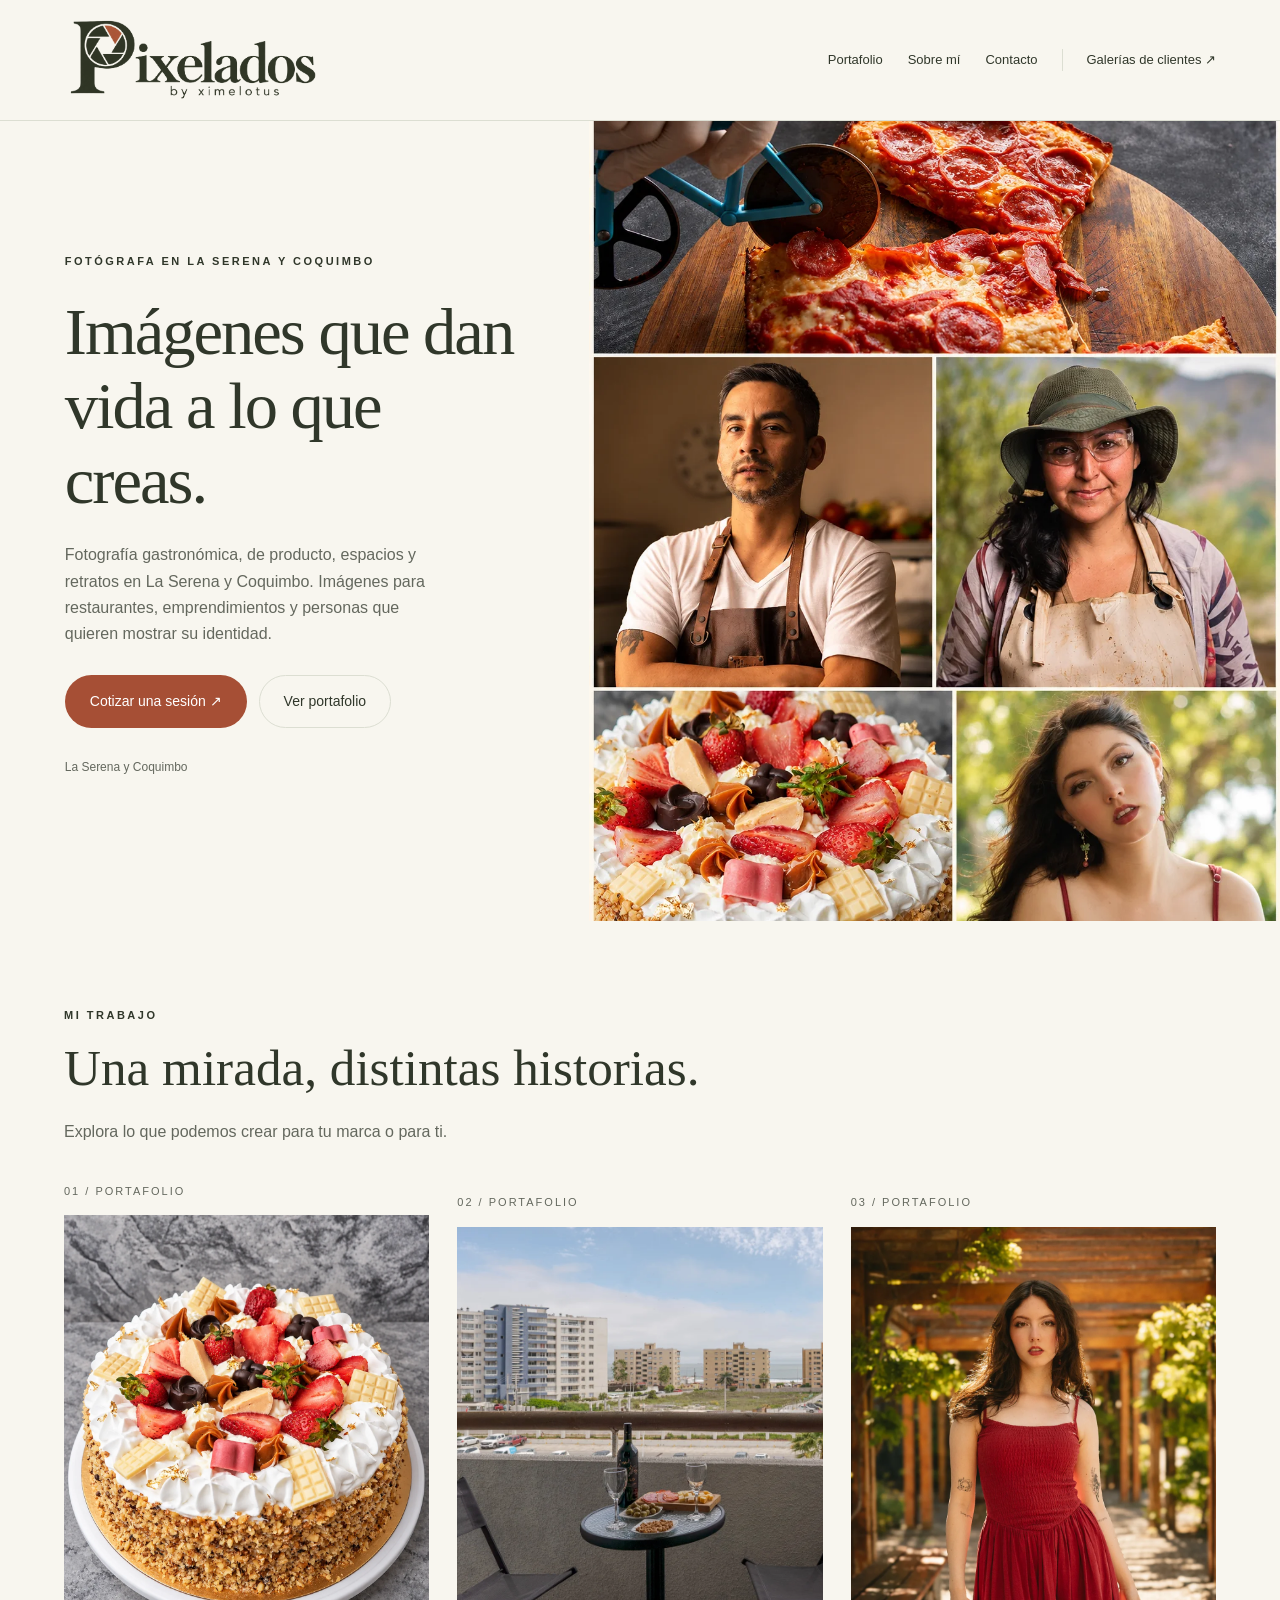
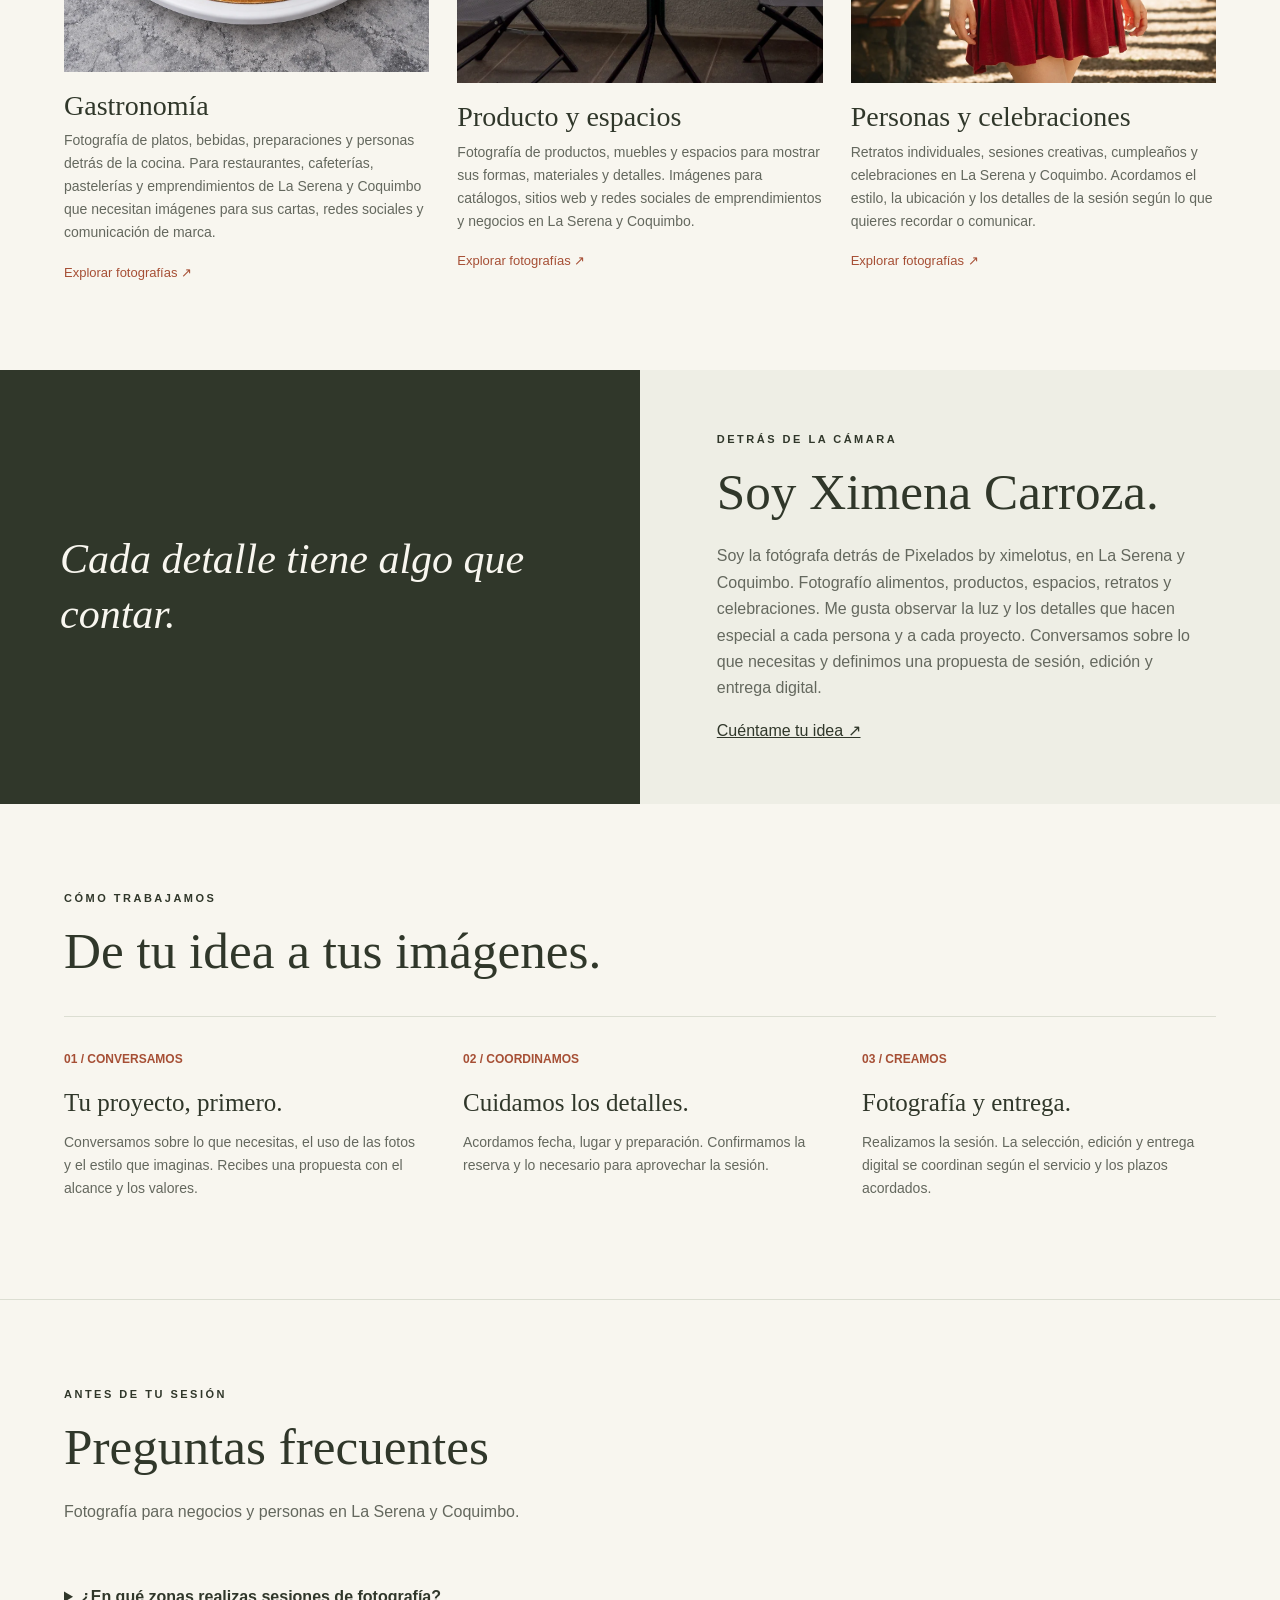
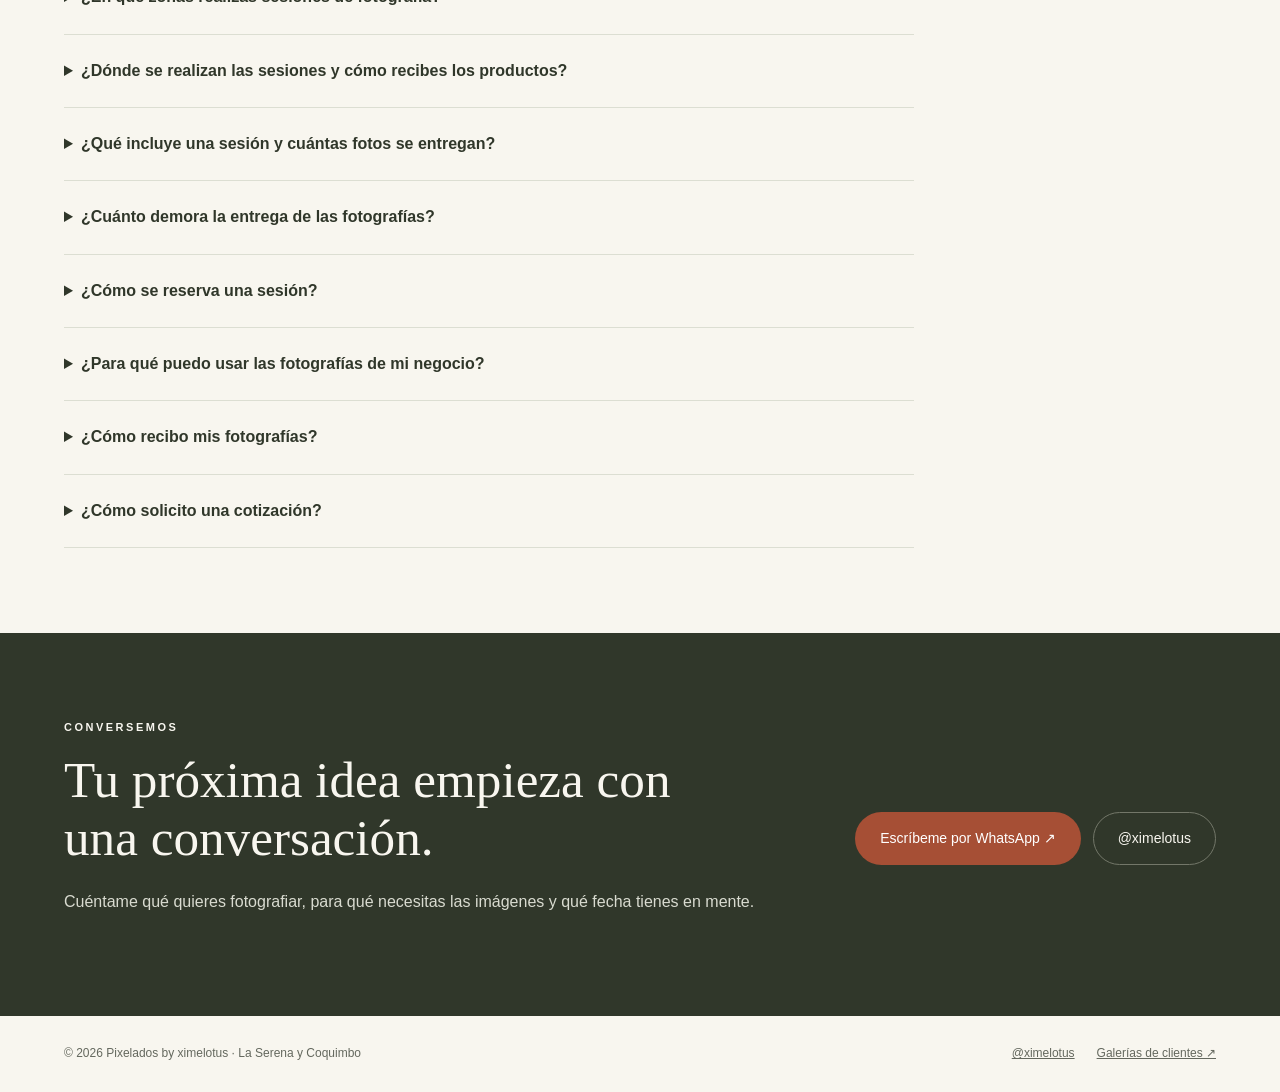
<file: index.html>
<!doctype html>
<html lang="es"><head>
<meta charset="utf-8"><meta name="viewport" content="width=device-width,initial-scale=1">
<title>Fotografía gastronómica, producto y retratos en La Serena | Pixelados</title>
<meta name="description" content="Ximena Carroza, fotógrafa de Pixelados by ximelotus. Fotografía gastronómica, de producto, espacios y retratos en La Serena y Coquimbo. Cotiza tu sesión.">
<meta name="robots" content="index,follow"><meta name="theme-color" content="#30372a">
<link rel="canonical" href="https://pixelados.cl/">
<meta property="og:type" content="website"><meta property="og:locale" content="es_CL"><meta property="og:site_name" content="Pixelados by ximelotus">
<meta property="og:title" content="Fotografía gastronómica, producto y retratos en La Serena | Pixelados"><meta property="og:description" content="Ximena Carroza, fotógrafa de Pixelados by ximelotus. Fotografía gastronómica, de producto, espacios y retratos en La Serena y Coquimbo. Cotiza tu sesión."><meta property="og:url" content="https://pixelados.cl/"><meta property="og:image" content="https://pixelados.cl/assets/photos/gastronomia-mosaico-editorial-de-pizza-pastel-y-retratos-cd43d575.webp">
<link rel="icon" href="assets/brand/pixelados-logo.png" type="image/png"><link rel="stylesheet" href="assets/site.css">
<script id="structured-data" type="application/ld+json">{
  "@context": "https://schema.org",
  "@type": "ProfessionalService",
  "@id": "https://pixelados.cl/#pixelados",
  "name": "Pixelados by ximelotus",
  "url": "https://pixelados.cl/",
  "description": "Ximena Carroza, fotógrafa de Pixelados by ximelotus. Fotografía gastronómica, de producto, espacios y retratos en La Serena y Coquimbo. Cotiza tu sesión.",
  "telephone": "+56954000272",
  "areaServed": [
    "La Serena",
    "Coquimbo"
  ],
  "sameAs": [
    "https://www.instagram.com/ximelotus/"
  ],
  "founder": {
    "@type": "Person",
    "name": "Ximena Carroza",
    "jobTitle": "Fotógrafa",
    "sameAs": [
      "https://www.instagram.com/ximelotus/"
    ]
  }
}</script>
<style id="geo-faq-style">.geo-faq{border-top:1px solid var(--line)}.faq-list{max-width:850px}.faq-list details{border-bottom:1px solid var(--line);padding:19px 0}.faq-list summary{cursor:pointer;font-weight:600;font-size:16px;padding:4px 20px 4px 0}.faq-list details p{margin:12px 0 4px;max-width:740px}.faq-list summary:focus-visible{outline:3px solid var(--accent);outline-offset:4px}</style>
</head><body>
<a class="skip" href="#contenido">Saltar al contenido</a>
<div id="demo-notice" class="notice" hidden="">Portafolio en preparación · Las imágenes de referencia están identificadas.</div>
<header><a class="brand" href="#inicio" aria-label="Pixelados by ximelotus · Inicio"><img src="assets/brand/pixelados-logo.png" alt="Pixelados by ximelotus" width="500" height="250"></a><nav aria-label="Principal"><a href="#portafolio">Portafolio</a><a href="#sobre-mi">Sobre mí</a><a href="#contacto">Contacto</a><a class="client" data-pixieset="" href="https://ximecarroza.pixieset.com/" target="_blank" rel="noopener noreferrer">Galerías de clientes ↗</a></nav></header>
<main id="contenido"><section id="inicio" class="hero"><div class="hero-copy"><div class="eyebrow" id="hero-eyebrow">Fotógrafa en La Serena y Coquimbo</div><h1 id="hero-title">Imágenes que dan vida a lo que creas.</h1><p id="hero-intro">Fotografía gastronómica, de producto, espacios y retratos en La Serena y Coquimbo. Imágenes para restaurantes, emprendimientos y personas que quieren mostrar su identidad.</p><div class="actions"><a class="btn" data-whatsapp="" href="https://wa.me/56954000272" target="_blank" rel="noopener noreferrer">Cotizar una sesión ↗</a><a class="btn secondary" href="#portafolio">Ver portafolio</a></div><p class="location" id="location">La Serena y Coquimbo</p></div><figure class="hero-image"><img id="hero-photo" src="assets/photos/gastronomia-mosaico-editorial-de-pizza-pastel-y-retratos-cd43d575.webp" alt="Collage de fotografía gastronómica y retratos: pizza de pepperoni, torta de frutillas, un cocinero, una artesana y una joven al aire libre." width="1400" height="1500" fetchpriority="high"><figcaption id="hero-reference" hidden="">Imagen de referencia · Se reemplazará por una fotografía propia</figcaption></figure></section>
<section id="portafolio" class="section"><div class="section-heading"><div class="eyebrow">Mi trabajo</div><h2>Una mirada, distintas historias.</h2><p>Explora lo que podemos crear para tu marca o para ti.</p></div><div id="category-cards" class="cards"><article><img src="assets/photos/gastronomia-pastel-decorado-de-fresa-y-chocolate-ff50df09.webp" alt="Torta decorada con crema, frutillas, chocolates y detalles dorados, con frutos secos picados en los costados." loading="lazy" width="600" height="750"><h3>Gastronomía</h3><p>Fotografía de platos, bebidas, preparaciones y personas detrás de la cocina. Para restaurantes, cafeterías, pastelerías y emprendimientos de La Serena y Coquimbo que necesitan imágenes para sus cartas, redes sociales y comunicación de marca.</p></article><article><img src="assets/photos/producto-depa-1-693e2624.webp" alt="Fotografía de un departamento: espacios y ambientación interior." loading="lazy" width="600" height="750"><h3>Producto y espacios</h3><p>Fotografía de productos, muebles y espacios para mostrar sus formas, materiales y detalles. Imágenes para catálogos, sitios web y redes sociales de emprendimientos y negocios en La Serena y Coquimbo.</p></article><article><img src="assets/photos/personas-camila-parquej-6-554b77a8.webp" alt="Mujer en parque japonés vestida de rojo" loading="lazy" width="600" height="750"><h3>Personas y celebraciones</h3><p>Retratos individuales, sesiones creativas, cumpleaños y celebraciones en La Serena y Coquimbo. Acordamos el estilo, la ubicación y los detalles de la sesión según lo que quieres recordar o comunicar.</p></article></div></section>
<section id="sobre-mi" class="about"><div id="about-art" class="about-art"><span id="about-quote">Cada detalle tiene algo que contar.</span></div><div class="about-copy"><div class="eyebrow">Detrás de la cámara</div><h2 id="about-title">Soy Ximena Carroza.</h2><p id="about-copy">Soy la fotógrafa detrás de Pixelados by ximelotus, en La Serena y Coquimbo. Fotografío alimentos, productos, espacios, retratos y celebraciones. Me gusta observar la luz y los detalles que hacen especial a cada persona y a cada proyecto. Conversamos sobre lo que necesitas y definimos una propuesta de sesión, edición y entrega digital.</p><a data-whatsapp="" href="https://wa.me/56954000272" target="_blank" rel="noopener noreferrer">Cuéntame tu idea ↗</a></div></section>
<section class="section"><div class="section-heading"><div class="eyebrow">Cómo trabajamos</div><h2>De tu idea a tus imágenes.</h2></div><div class="steps"><article><b>01 / CONVERSAMOS</b><h3>Tu proyecto, primero.</h3><p>Conversamos sobre lo que necesitas, el uso de las fotos y el estilo que imaginas. Recibes una propuesta con el alcance y los valores.</p></article><article><b>02 / COORDINAMOS</b><h3>Cuidamos los detalles.</h3><p>Acordamos fecha, lugar y preparación. Confirmamos la reserva y lo necesario para aprovechar la sesión.</p></article><article><b>03 / CREAMOS</b><h3>Fotografía y entrega.</h3><p>Realizamos la sesión. La selección, edición y entrega digital se coordinan según el servicio y los plazos acordados.</p></article></div></section>
<section id="preguntas" class="section geo-faq" aria-labelledby="faq-heading"><div class="section-heading"><div class="eyebrow">Antes de tu sesión</div><h2 id="faq-heading">Preguntas frecuentes</h2><p>Fotografía para negocios y personas en La Serena y Coquimbo.</p></div><div class="faq-list"><details><summary>¿En qué zonas realizas sesiones de fotografía?</summary><p>Realizo sesiones dentro del radio urbano de La Serena y Coquimbo. Para ubicaciones más alejadas, se agrega un costo de movilización según la tarifa de una aplicación de transporte, que se coordina al cotizar.</p></details><details><summary>¿Dónde se realizan las sesiones y cómo recibes los productos?</summary><p>Puedo realizar la sesión en el local del cliente o recibir productos para fotografiarlos y devolverlos después. La recepción y devolución se coordinan para cada proyecto. Actualmente no cuento con un espacio habilitado para atender clientes.</p></details><details><summary>¿Qué incluye una sesión y cuántas fotos se entregan?</summary><p>Cada proyecto se evalúa de forma individual. La propuesta define el alcance, la cantidad de fotografías, la edición, el valor y las condiciones de entrega según las necesidades del cliente.</p></details><details><summary>¿Cuánto demora la entrega de las fotografías?</summary><p>El plazo habitual estimado es de una semana. Puede variar según la complejidad del proyecto, el volumen de fotografías y la carga de trabajo. El plazo de cada proyecto se confirma al coordinar la sesión.</p></details><details><summary>¿Cómo se reserva una sesión?</summary><p>Para reservar se solicita un abono del 60 % del valor total, que debe pagarse antes de la fecha acordada. Los detalles de la reserva se coordinan al aceptar la propuesta.</p></details><details><summary>¿Para qué puedo usar las fotografías de mi negocio?</summary><p>El uso comercial contemplado incluye catálogos, sitios web y redes sociales. El alcance se acuerda en la propuesta de cada proyecto.</p></details><details><summary>¿Cómo recibo mis fotografías?</summary><p>La entrega es digital mediante una galería de Pixieset. Las condiciones de selección y descarga se coordinan según el proyecto.</p></details><details><summary>¿Cómo solicito una cotización?</summary><p>Escríbeme por WhatsApp al +56 9 5400 0272. Cuéntame qué quieres fotografiar, dónde, para qué usarás las imágenes y qué fecha tienes en mente. Con esa información evalúo el proyecto y preparo una propuesta.</p></details></div></section>
<section id="contacto" class="section contact"><div><div class="eyebrow">Conversemos</div><h2 id="contact-title">Tu próxima idea empieza con una conversación.</h2><p id="contact-copy">Cuéntame qué quieres fotografiar, para qué necesitas las imágenes y qué fecha tienes en mente.</p></div><div class="actions"><a class="btn" data-whatsapp="" href="https://wa.me/56954000272" target="_blank" rel="noopener noreferrer">Escríbeme por WhatsApp ↗</a><a class="btn secondary" data-instagram="" href="https://www.instagram.com/ximelotus/" target="_blank" rel="noopener noreferrer">@ximelotus</a></div></section></main>
<footer><div>© <span id="year">2026</span> Pixelados by ximelotus · La Serena y Coquimbo</div><div class="links"><a data-instagram="" href="https://www.instagram.com/ximelotus/" target="_blank" rel="noopener noreferrer">@ximelotus</a><a id="email" hidden=""></a><a data-pixieset="" href="https://ximecarroza.pixieset.com/" target="_blank" rel="noopener noreferrer">Galerías de clientes ↗</a></div></footer>
<dialog id="portfolio-dialog" aria-labelledby="portfolio-title" aria-describedby="portfolio-description"><div class="dialog-top"><h2 id="portfolio-title">Portafolio</h2><button class="close" type="button" aria-label="Cerrar portafolio">×</button></div><p id="portfolio-description"></p><div class="gallery" id="portfolio-gallery"></div><a class="btn" id="category-inquiry" target="_blank" rel="noopener noreferrer">Consultar por este servicio ↗</a></dialog>
<noscript><p class="error-note">Activa JavaScript para explorar el portafolio. Puedes contactarme directamente por <a href="https://wa.me/56954000272">WhatsApp</a> o <a href="https://www.instagram.com/ximelotus/">Instagram</a>.</p></noscript>
<script id="site-content" type="application/json">{
  "version": 2,
  "brand": "Pixelados by ximelotus",
  "hero": {
    "eyebrow": "Fotógrafa en La Serena y Coquimbo",
    "title": "Imágenes que dan vida a lo que creas.",
    "description": "Fotografía gastronómica, de producto, espacios y retratos en La Serena y Coquimbo. Imágenes para restaurantes, emprendimientos y personas que quieren mostrar su identidad.",
    "image": "assets/photos/gastronomia-mosaico-editorial-de-pizza-pastel-y-retratos-cd43d575.webp",
    "alt": "Collage de fotografía gastronómica y retratos: pizza de pepperoni, torta de frutillas, un cocinero, una artesana y una joven al aire libre.",
    "sample": false
  },
  "about": {
    "title": "Soy Ximena Carroza.",
    "description": "Soy la fotógrafa detrás de Pixelados by ximelotus, en La Serena y Coquimbo. Fotografío alimentos, productos, espacios, retratos y celebraciones. Me gusta observar la luz y los detalles que hacen especial a cada persona y a cada proyecto. Conversamos sobre lo que necesitas y definimos una propuesta de sesión, edición y entrega digital.",
    "quote": "Cada detalle tiene algo que contar.",
    "image": "",
    "alt": ""
  },
  "contact": {
    "whatsapp": "56954000272",
    "instagram": "ximelotus",
    "pixieset": "https://ximecarroza.pixieset.com/",
    "email": "",
    "message": "Hola, Ximena. Me gustaría conocer tus servicios de fotografía.",
    "area": "La Serena y Coquimbo",
    "title": "Tu próxima idea empieza con una conversación.",
    "description": "Cuéntame qué quieres fotografiar, para qué necesitas las imágenes y qué fecha tienes en mente."
  },
  "seo": {
    "title": "Fotografía gastronómica, producto y retratos en La Serena | Pixelados",
    "description": "Ximena Carroza, fotógrafa de Pixelados by ximelotus. Fotografía gastronómica, de producto, espacios y retratos en La Serena y Coquimbo. Cotiza tu sesión.",
    "indexable": true,
    "ogImage": ""
  },
  "categories": [
    {
      "id": "gastronomia",
      "name": "Gastronomía",
      "description": "Fotografía de platos, bebidas, preparaciones y personas detrás de la cocina. Para restaurantes, cafeterías, pastelerías y emprendimientos de La Serena y Coquimbo que necesitan imágenes para sus cartas, redes sociales y comunicación de marca.",
      "cover": "ff50df09-d7cc-4443-9c0e-83439e948b21",
      "photos": [
        {
          "id": "61b9d179-d200-474e-8649-e7a093673d19",
          "src": "assets/photos/gastronomia-pizza8-61b9d179.webp",
          "title": "Pizza de pepperoni",
          "alt": "Manos con guantes cortando una pizza de pepperoni sobre una tabla de madera con un cortador en forma de bicicleta.",
          "hidden": false,
          "sample": false
        },
        {
          "id": "8fa991a9-eb32-43a0-a767-e8de1ca4da81",
          "src": "assets/photos/gastronomia-manos-que-crean-8fa991a9.webp",
          "title": "Manos que crean",
          "alt": "Manos tatuadas trabajando junto a porciones de masa de pizza en una bandeja.",
          "hidden": false,
          "sample": false
        },
        {
          "id": "b9d9ae1e-5d15-4649-9bea-97bcbbe82a4e",
          "src": "assets/photos/gastronomia-pastel-cremoso-con-galletas-de-chocolate-b9d9ae1e.webp",
          "title": "Crema y chocolate",
          "alt": "Primer plano de una torta cubierta de crema, decorada con galletas de chocolate rellenas y pequeñas migas.",
          "hidden": false,
          "sample": false
        },
        {
          "id": "ff50df09-d7cc-4443-9c0e-83439e948b21",
          "src": "assets/photos/gastronomia-pastel-decorado-de-fresa-y-chocolate-ff50df09.webp",
          "title": "Frutillas y chocolates",
          "alt": "Torta decorada con crema, frutillas, chocolates y detalles dorados, con frutos secos picados en los costados.",
          "hidden": false,
          "sample": false
        },
        {
          "id": "2552c16e-c4a5-40a9-982a-d65bddf9e13a",
          "src": "assets/photos/gastronomia-tarta-de-frutos-rojos-sobre-rejilla-2552c16e.webp",
          "title": "Tarta de frutos rojos",
          "alt": "Tarta de borde dorado con cobertura cremosa y trozos de frutos rojos, sobre una rejilla de enfriamiento.",
          "hidden": false,
          "sample": false
        },
        {
          "id": "cd43d575-c1ed-4294-aecc-0bb75e057cd7",
          "src": "assets/photos/gastronomia-mosaico-editorial-de-pizza-pastel-y-retratos-cd43d575.webp",
          "title": "Historias, sabores y personas",
          "alt": "Collage de fotografía gastronómica y retratos: pizza de pepperoni, torta de frutillas, un cocinero, una artesana y una joven al aire libre.",
          "hidden": false,
          "sample": false
        },
        {
          "id": "1f0a9b5b-c7b7-4bb6-a02f-987a19d1cfed",
          "src": "assets/photos/gastronomia-sofia-16-1f0a9b5b.webp",
          "title": "",
          "alt": "SOFIA 16",
          "hidden": true,
          "sample": false
        }
      ]
    },
    {
      "id": "producto",
      "name": "Producto y espacios",
      "description": "Fotografía de productos, muebles y espacios para mostrar sus formas, materiales y detalles. Imágenes para catálogos, sitios web y redes sociales de emprendimientos y negocios en La Serena y Coquimbo.",
      "cover": "693e2624-84a7-41b0-b3cb-a329ba8269f6",
      "photos": [
        {
          "id": "0065605a-4541-4ca6-a394-2846c631d7b8",
          "src": "assets/photos/producto-depa-5-0065605a.webp",
          "title": "Departamento playa",
          "alt": "Fotografía de un departamento: espacios y ambientación interior.",
          "hidden": false,
          "sample": false
        },
        {
          "id": "693e2624-84a7-41b0-b3cb-a329ba8269f6",
          "src": "assets/photos/producto-depa-1-693e2624.webp",
          "title": "Departamento en la playa",
          "alt": "Fotografía de un departamento: espacios y ambientación interior.",
          "hidden": false,
          "sample": false
        }
      ]
    },
    {
      "id": "personas",
      "name": "Personas y celebraciones",
      "description": "Retratos individuales, sesiones creativas, cumpleaños y celebraciones en La Serena y Coquimbo. Acordamos el estilo, la ubicación y los detalles de la sesión según lo que quieres recordar o comunicar.",
      "cover": "554b77a8-a8c2-4142-9a0f-d00ce5850006",
      "photos": [
        {
          "id": "da9968e9-ebaa-4447-a7db-a63a313cc9cb",
          "src": "assets/photos/personas-sofia-16-da9968e9.webp",
          "title": "Cumpleaños 15",
          "alt": "Joven mujer de 15 años en vestido verde de princesa",
          "hidden": false,
          "sample": false
        },
        {
          "id": "7da30a7c-b8ae-466b-af4d-f7b0db25f0ad",
          "src": "assets/photos/personas-karina-vela-roja-18-7da30a7c.webp",
          "title": "Sesión personal halloween",
          "alt": "Mujer vestida de halloween",
          "hidden": false,
          "sample": false
        },
        {
          "id": "c667e73d-bc59-465c-bbb8-c50737410762",
          "src": "assets/photos/personas-misericordia-10-c667e73d.webp",
          "title": "Sesión personalizada tatuadora",
          "alt": "tatuadora en su estudio",
          "hidden": false,
          "sample": false
        },
        {
          "id": "debe6e70-4aff-4a69-b51a-b500b78626fe",
          "src": "assets/photos/personas-12dejulio-retratosdeinvierno-ximenac-1-15-debe6e70.webp",
          "title": "Foto portfolio",
          "alt": "Retrato en blanco y negro de un hombre con tatuajes.",
          "hidden": false,
          "sample": false
        },
        {
          "id": "f91de85f-7669-4a38-b050-a162ddf441d2",
          "src": "assets/photos/personas-12dejulio-retratosdeinvierno-ximenac-1-13-f91de85f.webp",
          "title": "Mujer a la luz de las velas",
          "alt": "Mujer vestida de blanco con luz velas",
          "hidden": false,
          "sample": false
        },
        {
          "id": "554b77a8-a8c2-4142-9a0f-d00ce5850006",
          "src": "assets/photos/personas-camila-parquej-6-554b77a8.webp",
          "title": "Mujer en parque",
          "alt": "Mujer en parque japonés vestida de rojo",
          "hidden": false,
          "sample": false
        }
      ]
    }
  ]
}</script>
<script src="assets/site.js" defer=""></script>
</body></html>
</file>
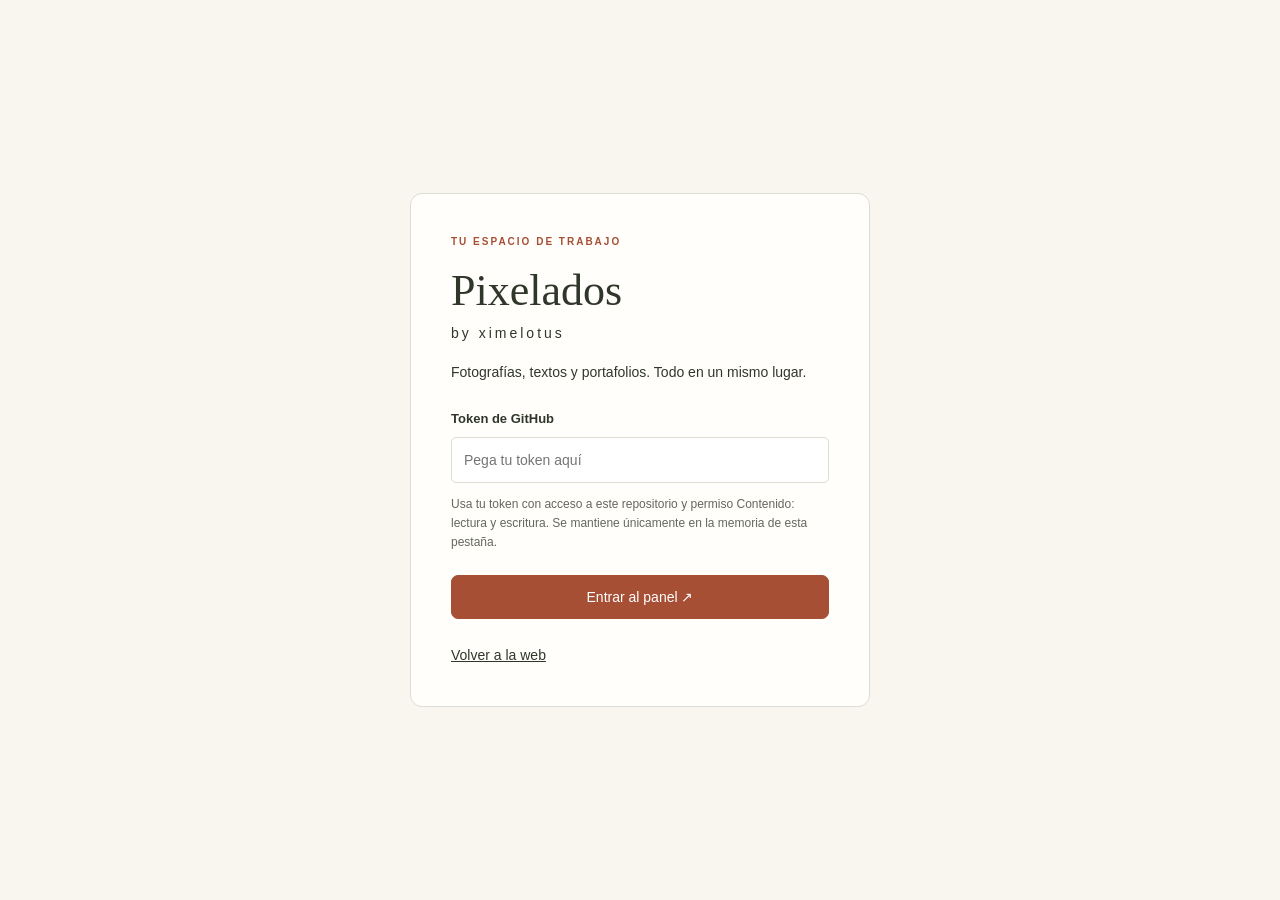
<file: gestion-px.html>
<!doctype html><html lang="es"><head><meta charset="utf-8"><meta name="viewport" content="width=device-width,initial-scale=1"><meta name="robots" content="noindex,nofollow,noarchive"><title>Administrar · Pixelados</title><link rel="stylesheet" href="assets/admin.css"></head><body>
<section id="login" class="login"><div class="login-box"><div class="eyebrow">TU ESPACIO DE TRABAJO</div><h1>Pixelados <small>by ximelotus</small></h1><p>Fotografías, textos y portafolios. Todo en un mismo lugar.</p><form id="login-form"><label for="token">Token de GitHub</label><input id="token" type="password" required autocomplete="off" spellcheck="false" placeholder="Pega tu token aquí"><p class="hint">Usa tu token con acceso a este repositorio y permiso Contenido: lectura y escritura. Se mantiene únicamente en la memoria de esta pestaña.</p><button class="primary" id="connect" type="submit">Entrar al panel ↗</button></form><p id="login-status" role="status" aria-live="polite"></p><a href="index.html">Volver a la web</a></div></section>
<div id="workspace" hidden><header><div><strong>Pixelados</strong><span class="hint"> / Administración</span></div><div class="top-actions"><a href="index.html" target="_blank" rel="noopener noreferrer">Ver web ↗</a><button id="logout" type="button">Salir</button></div></header><div class="layout"><nav aria-label="Secciones del panel"><button data-tab="photos" class="active">01 · Fotografías</button><button data-tab="home">02 · Portada y presentación</button><button data-tab="contact">03 · Contacto</button><button data-tab="seo">04 · Buscadores</button><div class="nav-note">Tu web, a tu ritmo.<br>Revisa la vista previa y publica cuando esté lista.</div></nav><main><div class="toolbar"><div><h1 id="tab-title">Fotografías</h1><p id="status" role="status" aria-live="polite">Conectando…</p></div><div class="toolbar-actions"><button id="preview">Vista previa</button><button id="backup">Descargar respaldo</button><button id="publish" class="primary">Guardar y publicar</button></div></div>
<div id="tab-photos" class="tab"><section class="panel"><div class="row"><div><div class="eyebrow">TU PORTAFOLIO</div><h2>Elige lo que quieres mostrar.</h2></div><label class="select-label">Categoría<select id="category"></select></label></div><div class="fields"><label>Nombre de la categoría<input id="category-name" maxlength="70"></label><label>Descripción<textarea id="category-description" rows="2" maxlength="700"></textarea></label></div><label class="dropzone" for="photo-files"><span class="upload-icon">＋</span><strong>Subir fotografías</strong><span>Selecciona una o varias desde tu computador</span><small>JPG, PNG o WebP · Hasta 25 MB por foto · Se optimizan automáticamente</small><input id="photo-files" type="file" multiple accept="image/jpeg,image/png,image/webp"></label><p class="hint">Cada foto se convierte a WebP, con un máximo de 2.000 píxeles de lado. Tus originales no se modifican. Agrega una descripción útil de lo que se ve.</p><div id="photo-list" class="photo-list"></div><p id="photo-empty" class="empty" hidden>Aquí aparecerán las fotos de esta categoría. Puedes empezar con una selección pequeña.</p></section></div>
<div id="tab-home" class="tab" hidden><section class="panel"><div class="eyebrow">PRIMERA IMPRESIÓN</div><h2>Una portada que hable de ti.</h2><div class="fields"><label>Texto pequeño sobre el título<input data-field="hero.eyebrow" maxlength="100"></label><label>Título principal<input data-field="hero.title" maxlength="160"></label><label>Presentación<textarea data-field="hero.description" rows="3" maxlength="900"></textarea></label><label>URL de la fotografía de portada<input data-field="hero.image" type="url" placeholder="https://… o assets/photos/…"></label><label>Descripción de la fotografía<input data-field="hero.alt" maxlength="250"></label><label class="check"><input type="checkbox" data-field="hero.sample"> Esta portada es una imagen de referencia</label></div><p class="hint">Para usar una foto propia: súbela en Fotografías y pulsa «Usar en portada».</p><img id="hero-preview" class="hero-preview" alt="Vista previa de portada"></section><section class="panel"><h2>Detrás de la cámara</h2><div class="fields"><label>Título<input data-field="about.title" maxlength="120"></label><label>Sobre mí<textarea data-field="about.description" rows="5" maxlength="1800"></textarea></label><label>Frase destacada<input data-field="about.quote" maxlength="180"></label><label>URL de tu retrato, opcional<input data-field="about.image" placeholder="https://… o assets/photos/…"></label><label>Descripción del retrato<input data-field="about.alt" maxlength="250"></label></div></section></div>
<div id="tab-contact" class="tab" hidden><section class="panel"><div class="eyebrow">CONEXIONES</div><h2>Que sea fácil encontrarte.</h2><div class="fields"><label>WhatsApp, solo dígitos con código de país<input data-field="contact.whatsapp" inputmode="tel" maxlength="15" placeholder="56954000272"></label><label>Instagram, sin @<input data-field="contact.instagram" maxlength="30" placeholder="ximelotus"></label><label>Galerías de clientes · Pixieset<input data-field="contact.pixieset" type="url"></label><label>Correo electrónico, opcional<input data-field="contact.email" type="email" placeholder="tu-correo@ejemplo.cl"></label><label>Mensaje inicial de WhatsApp<textarea data-field="contact.message" rows="3" maxlength="700"></textarea></label><label>Zona de trabajo<input data-field="contact.area" maxlength="120"></label><label>Título de contacto<input data-field="contact.title" maxlength="180"></label><label>Invitación a conversar<textarea data-field="contact.description" rows="3" maxlength="600"></textarea></label></div></section></div>
<div id="tab-seo" class="tab" hidden><section class="panel"><div class="eyebrow">VISIBILIDAD</div><h2>Una web fácil de encontrar.</h2><div class="fields"><label>Título para Google<input data-field="seo.title" maxlength="120"></label><label>Descripción para buscadores<textarea data-field="seo.description" maxlength="300" rows="3"></textarea></label><label>Imagen al compartir el enlace, URL opcional<input data-field="seo.ogImage" type="url" placeholder="Si está vacío, se usa la portada"></label><label class="check"><input data-field="seo.indexable" type="checkbox"> Permitir que los buscadores indexen la web</label></div><p class="hint">Activa la indexación cuando hayas reemplazado las fotos de referencia. Google decide cuándo rastrear e incluir una página; no es inmediato.</p><div class="note">Analytics y Search Console se configurarán en el siguiente paso. No hay identificadores de seguimiento inventados ni instalados en esta versión.</div></section></div>
</main></div></div>
<dialog id="preview-dialog"><div class="preview-bar"><strong>Vista previa · Cambios sin publicar</strong><button id="close-preview" aria-label="Cerrar vista previa">Cerrar ×</button></div><iframe id="preview-frame" title="Vista previa de Pixelados" sandbox="allow-scripts allow-same-origin allow-popups allow-popups-to-escape-sandbox"></iframe></dialog>
<script src="assets/admin.js" defer></script></body></html>
</file>
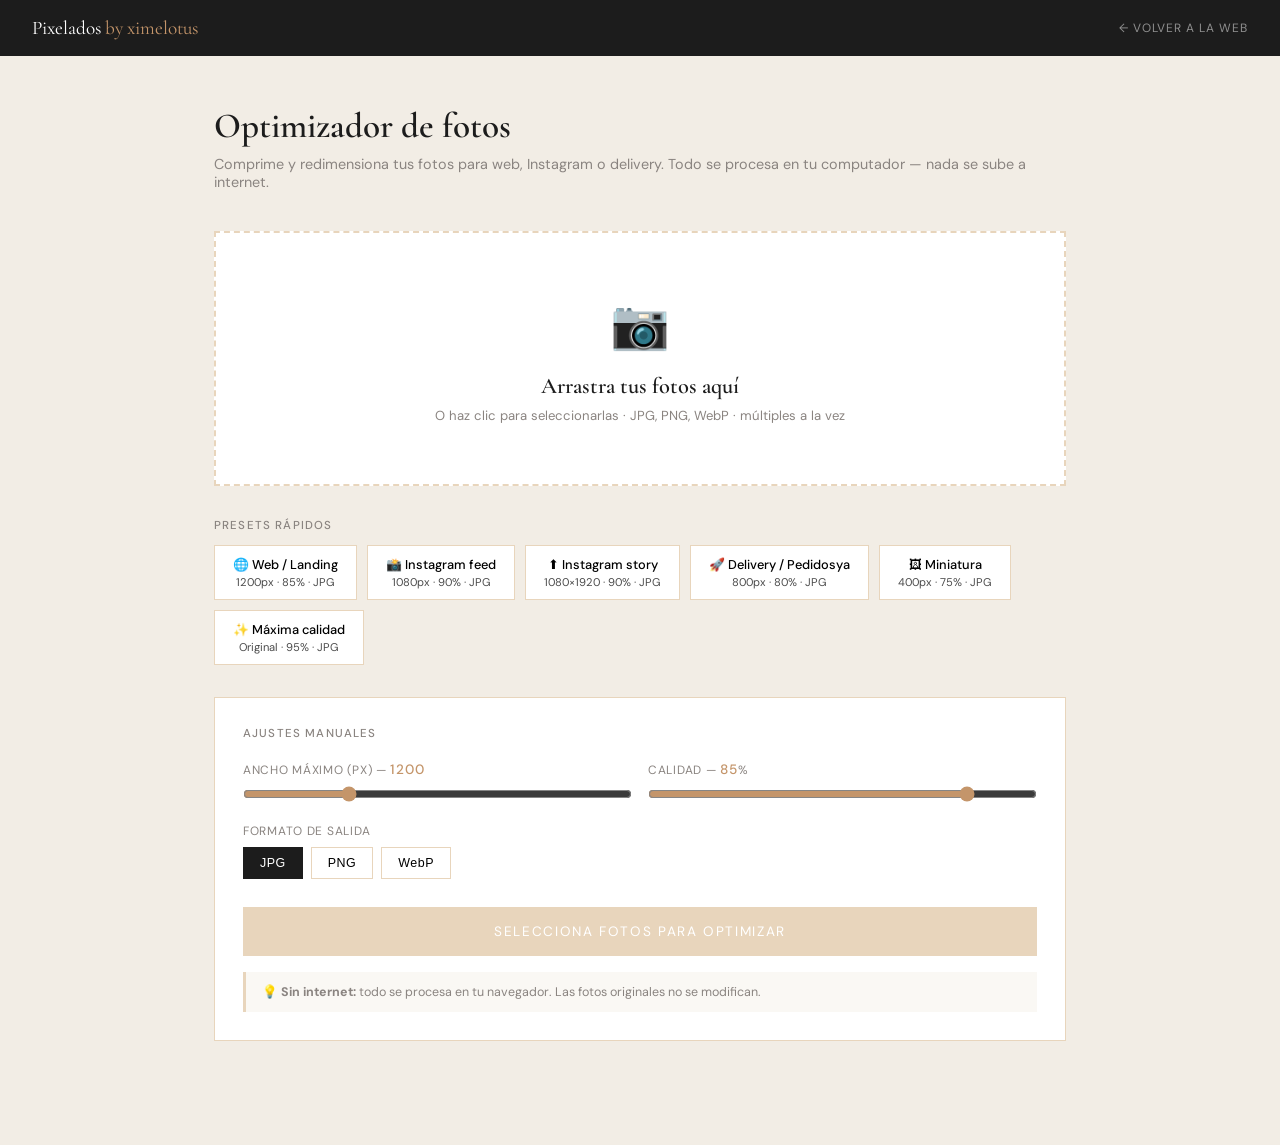
<file: optimizador-fotos.html>
<!DOCTYPE html>
<html lang="es">
<head>
  <meta charset="UTF-8" />
  <meta name="viewport" content="width=device-width, initial-scale=1.0" />
  <title>Optimizador de Fotos · Pixelados by ximelotus</title>
  <meta name="robots" content="noindex, nofollow" />
  <link rel="preconnect" href="https://fonts.googleapis.com" />
  <link href="https://fonts.googleapis.com/css2?family=Cormorant+Garamond:wght@400;600&family=DM+Sans:wght@300;400;500&display=swap" rel="stylesheet" />
  <style>
    :root {
      --cream: #FAF8F4;
      --cream-dark: #F2EDE5;
      --charcoal: #1C1C1C;
      --warm-gray: #8A8480;
      --accent: #C4956A;
      --accent-light: #E8D5BC;
      --white: #FFFFFF;
      --green: #2E7D32;
      --green-light: #E8F5E9;
      --font-display: 'Cormorant Garamond', Georgia, serif;
      --font-body: 'DM Sans', sans-serif;
    }
    *, *::before, *::after { box-sizing: border-box; margin: 0; padding: 0; }
    body { font-family: var(--font-body); background: var(--cream-dark); color: var(--charcoal); min-height: 100vh; }

    header {
      background: var(--charcoal);
      padding: 16px 32px;
      display: flex;
      align-items: center;
      justify-content: space-between;
    }
    .header-logo { font-family: var(--font-display); font-size: 1.2rem; color: var(--white); }
    .header-logo span { color: var(--accent); }
    .header-back {
      color: rgba(255,255,255,0.5);
      font-size: 0.75rem;
      letter-spacing: 0.08em;
      text-transform: uppercase;
      text-decoration: none;
      transition: color 0.2s;
    }
    .header-back:hover { color: var(--accent); }

    main {
      max-width: 900px;
      margin: 0 auto;
      padding: 48px 24px 80px;
    }

    .page-title { font-family: var(--font-display); font-size: 2.2rem; font-weight: 600; margin-bottom: 8px; }
    .page-sub { font-size: 0.9rem; color: var(--warm-gray); margin-bottom: 40px; }

    /* ── DROP ZONE ── */
    .drop-zone {
      border: 2px dashed var(--accent-light);
      background: var(--white);
      padding: 60px 32px;
      text-align: center;
      cursor: pointer;
      transition: border-color 0.3s, background 0.3s;
      position: relative;
    }
    .drop-zone:hover, .drop-zone.dragover {
      border-color: var(--accent);
      background: #FDF8F3;
    }
    .drop-zone input[type="file"] {
      position: absolute;
      inset: 0;
      opacity: 0;
      cursor: pointer;
      width: 100%;
      height: 100%;
    }
    .drop-icon { font-size: 3rem; margin-bottom: 16px; }
    .drop-title { font-family: var(--font-display); font-size: 1.4rem; font-weight: 600; margin-bottom: 8px; }
    .drop-sub { font-size: 0.82rem; color: var(--warm-gray); }

    /* ── PRESETS ── */
    .presets-title {
      font-size: 0.72rem;
      letter-spacing: 0.1em;
      text-transform: uppercase;
      color: var(--warm-gray);
      margin: 32px 0 12px;
      font-weight: 500;
    }
    .presets {
      display: flex;
      flex-wrap: wrap;
      gap: 10px;
      margin-bottom: 32px;
    }
    .preset-btn {
      padding: 10px 18px;
      border: 1px solid var(--accent-light);
      background: var(--white);
      font-family: var(--font-body);
      font-size: 0.8rem;
      cursor: pointer;
      transition: all 0.2s;
      display: flex;
      flex-direction: column;
      align-items: center;
      gap: 2px;
    }
    .preset-btn:hover { border-color: var(--accent); background: #FDF8F3; }
    .preset-btn.active { border-color: var(--accent); background: var(--accent); color: var(--white); }
    .preset-btn .preset-name { font-weight: 500; }
    .preset-btn .preset-info { font-size: 0.7rem; opacity: 0.7; }

    /* ── CONTROLES ── */
    .controls-card {
      background: var(--white);
      border: 1px solid var(--accent-light);
      padding: 28px;
      margin-bottom: 24px;
    }
    .controls-title { font-size: 0.72rem; letter-spacing: 0.1em; text-transform: uppercase; color: var(--warm-gray); font-weight: 500; margin-bottom: 20px; }
    .control-row { display: grid; grid-template-columns: 1fr 1fr; gap: 16px; margin-bottom: 16px; }
    @media(max-width: 540px) { .control-row { grid-template-columns: 1fr; } }

    label.ctrl-label { font-size: 0.75rem; letter-spacing: 0.06em; text-transform: uppercase; color: var(--warm-gray); display: block; margin-bottom: 8px; }
    input[type="range"] { width: 100%; accent-color: var(--accent); }
    .range-val { font-size: 0.85rem; font-weight: 500; color: var(--accent); }

    .format-btns { display: flex; gap: 8px; flex-wrap: wrap; }
    .fmt-btn {
      padding: 8px 16px;
      border: 1px solid var(--accent-light);
      background: var(--white);
      font-size: 0.78rem;
      cursor: pointer;
      transition: all 0.2s;
      letter-spacing: 0.04em;
    }
    .fmt-btn.active { background: var(--charcoal); color: var(--white); border-color: var(--charcoal); }

    .process-btn {
      width: 100%;
      padding: 16px;
      background: var(--accent);
      color: var(--white);
      border: none;
      font-family: var(--font-body);
      font-size: 0.85rem;
      letter-spacing: 0.12em;
      text-transform: uppercase;
      cursor: pointer;
      transition: background 0.3s;
      margin-top: 8px;
    }
    .process-btn:hover { background: var(--charcoal); }
    .process-btn:disabled { background: var(--accent-light); cursor: not-allowed; }

    /* ── RESULTADOS ── */
    #results { display: none; margin-top: 40px; }
    .results-title { font-family: var(--font-display); font-size: 1.5rem; font-weight: 600; margin-bottom: 20px; }
    .results-grid { display: grid; grid-template-columns: repeat(auto-fill, minmax(260px, 1fr)); gap: 16px; }

    .result-card {
      background: var(--white);
      border: 1px solid var(--accent-light);
      overflow: hidden;
    }
    .result-preview { width: 100%; height: 200px; object-fit: cover; display: block; }
    .result-info { padding: 16px; }
    .result-filename { font-size: 0.78rem; font-weight: 500; white-space: nowrap; overflow: hidden; text-overflow: ellipsis; margin-bottom: 8px; }
    .result-stats { display: flex; gap: 12px; font-size: 0.72rem; color: var(--warm-gray); margin-bottom: 12px; }
    .result-saving { font-size: 0.72rem; color: var(--green); font-weight: 500; }
    .download-btn {
      display: block;
      width: 100%;
      padding: 10px;
      background: var(--charcoal);
      color: var(--white);
      text-align: center;
      font-size: 0.75rem;
      letter-spacing: 0.08em;
      text-transform: uppercase;
      cursor: pointer;
      border: none;
      transition: background 0.2s;
    }
    .download-btn:hover { background: var(--accent); }

    .download-all-btn {
      margin-top: 20px;
      width: 100%;
      padding: 14px;
      background: var(--green);
      color: var(--white);
      border: none;
      font-family: var(--font-body);
      font-size: 0.82rem;
      letter-spacing: 0.1em;
      text-transform: uppercase;
      cursor: pointer;
      transition: opacity 0.2s;
    }
    .download-all-btn:hover { opacity: 0.85; }

    /* Progress */
    .progress-bar-wrap { background: var(--cream-dark); height: 4px; margin-top: 16px; display: none; }
    .progress-bar { height: 100%; background: var(--accent); transition: width 0.3s; width: 0%; }

    .note {
      font-size: 0.78rem;
      color: var(--warm-gray);
      background: var(--cream);
      border-left: 3px solid var(--accent-light);
      padding: 12px 16px;
      margin-top: 16px;
    }
  </style>
</head>
<body>

<header>
  <div class="header-logo">Pixelados <span>by ximelotus</span></div>
  <a href="index.html" class="header-back">← Volver a la web</a>
</header>

<main>
  <h1 class="page-title">Optimizador de fotos</h1>
  <p class="page-sub">Comprime y redimensiona tus fotos para web, Instagram o delivery. Todo se procesa en tu computador — nada se sube a internet.</p>

  <!-- DROP ZONE -->
  <div class="drop-zone" id="dropZone">
    <input type="file" id="fileInput" accept="image/*" multiple />
    <div class="drop-icon">📷</div>
    <div class="drop-title">Arrastra tus fotos aquí</div>
    <div class="drop-sub">O haz clic para seleccionarlas · JPG, PNG, WebP · múltiples a la vez</div>
  </div>

  <!-- PRESETS -->
  <div class="presets-title">Presets rápidos</div>
  <div class="presets">
    <button class="preset-btn" onclick="applyPreset('web')">
      <span class="preset-name">🌐 Web / Landing</span>
      <span class="preset-info">1200px · 85% · JPG</span>
    </button>
    <button class="preset-btn" onclick="applyPreset('instagram')">
      <span class="preset-name">📸 Instagram feed</span>
      <span class="preset-info">1080px · 90% · JPG</span>
    </button>
    <button class="preset-btn" onclick="applyPreset('story')">
      <span class="preset-name">⬆ Instagram story</span>
      <span class="preset-info">1080×1920 · 90% · JPG</span>
    </button>
    <button class="preset-btn" onclick="applyPreset('delivery')">
      <span class="preset-name">🚀 Delivery / Pedidosya</span>
      <span class="preset-info">800px · 80% · JPG</span>
    </button>
    <button class="preset-btn" onclick="applyPreset('thumb')">
      <span class="preset-name">🖼 Miniatura</span>
      <span class="preset-info">400px · 75% · JPG</span>
    </button>
    <button class="preset-btn" onclick="applyPreset('max')">
      <span class="preset-name">✨ Máxima calidad</span>
      <span class="preset-info">Original · 95% · JPG</span>
    </button>
  </div>

  <!-- CONTROLES -->
  <div class="controls-card">
    <div class="controls-title">Ajustes manuales</div>
    <div class="control-row">
      <div>
        <label class="ctrl-label">Ancho máximo (px) — <span class="range-val" id="widthVal">1200</span></label>
        <input type="range" id="maxWidth" min="200" max="4000" step="100" value="1200" oninput="document.getElementById('widthVal').textContent=this.value" />
      </div>
      <div>
        <label class="ctrl-label">Calidad — <span class="range-val" id="qualityVal">85</span>%</label>
        <input type="range" id="quality" min="10" max="100" step="5" value="85" oninput="document.getElementById('qualityVal').textContent=this.value" />
      </div>
    </div>
    <div style="margin-bottom: 20px;">
      <label class="ctrl-label">Formato de salida</label>
      <div class="format-btns">
        <button class="fmt-btn active" onclick="setFormat('jpeg', this)">JPG</button>
        <button class="fmt-btn" onclick="setFormat('png', this)">PNG</button>
        <button class="fmt-btn" onclick="setFormat('webp', this)">WebP</button>
      </div>
    </div>
    <button class="process-btn" id="processBtn" onclick="processImages()" disabled>
      Selecciona fotos para optimizar
    </button>
    <div class="progress-bar-wrap" id="progressWrap">
      <div class="progress-bar" id="progressBar"></div>
    </div>
    <div class="note">💡 <strong>Sin internet:</strong> todo se procesa en tu navegador. Las fotos originales no se modifican.</div>
  </div>

  <!-- RESULTADOS -->
  <div id="results">
    <h2 class="results-title">Fotos optimizadas</h2>
    <div class="results-grid" id="resultsGrid"></div>
    <button class="download-all-btn" id="downloadAllBtn" onclick="downloadAll()">⬇ Descargar todas</button>
  </div>
</main>

<script>
  let selectedFiles = [];
  let outputFormat = 'jpeg';
  let processedFiles = []; // {blob, filename}

  // ── DRAG & DROP ──
  const dropZone = document.getElementById('dropZone');
  const fileInput = document.getElementById('fileInput');

  dropZone.addEventListener('dragover', e => { e.preventDefault(); dropZone.classList.add('dragover'); });
  dropZone.addEventListener('dragleave', () => dropZone.classList.remove('dragover'));
  dropZone.addEventListener('drop', e => {
    e.preventDefault();
    dropZone.classList.remove('dragover');
    handleFiles(e.dataTransfer.files);
  });
  fileInput.addEventListener('change', e => handleFiles(e.target.files));

  function handleFiles(files) {
    selectedFiles = Array.from(files).filter(f => f.type.startsWith('image/'));
    if (selectedFiles.length === 0) return;
    const btn = document.getElementById('processBtn');
    btn.disabled = false;
    btn.textContent = `Optimizar ${selectedFiles.length} foto${selectedFiles.length > 1 ? 's' : ''}`;
    // update drop zone
    dropZone.querySelector('.drop-title').textContent = `${selectedFiles.length} foto${selectedFiles.length > 1 ? 's' : ''} seleccionada${selectedFiles.length > 1 ? 's' : ''}`;
    dropZone.querySelector('.drop-sub').textContent = selectedFiles.map(f => f.name).join(', ').substring(0, 80) + (selectedFiles.reduce((s,f)=>s+f.name,'').length > 80 ? '…' : '');
  }

  function setFormat(fmt, btn) {
    outputFormat = fmt;
    document.querySelectorAll('.fmt-btn').forEach(b => b.classList.remove('active'));
    btn.classList.add('active');
  }

  function applyPreset(preset) {
    document.querySelectorAll('.preset-btn').forEach(b => b.classList.remove('active'));
    event.currentTarget.classList.add('active');
    const presets = {
      web:       { width: 1200, quality: 85, format: 'jpeg' },
      instagram: { width: 1080, quality: 90, format: 'jpeg' },
      story:     { width: 1080, quality: 90, format: 'jpeg' },
      delivery:  { width: 800,  quality: 80, format: 'jpeg' },
      thumb:     { width: 400,  quality: 75, format: 'jpeg' },
      max:       { width: 4000, quality: 95, format: 'jpeg' },
    };
    const p = presets[preset];
    document.getElementById('maxWidth').value = p.width;
    document.getElementById('widthVal').textContent = p.width;
    document.getElementById('quality').value = p.quality;
    document.getElementById('qualityVal').textContent = p.quality;
    // set format button
    document.querySelectorAll('.fmt-btn').forEach(b => {
      b.classList.toggle('active', b.textContent.toLowerCase().includes(p.format === 'jpeg' ? 'jpg' : p.format));
    });
    outputFormat = p.format;
  }

  async function processImages() {
    if (!selectedFiles.length) return;
    processedFiles = [];
    const grid = document.getElementById('resultsGrid');
    grid.innerHTML = '';
    document.getElementById('results').style.display = 'block';

    const progressWrap = document.getElementById('progressWrap');
    const progressBar = document.getElementById('progressBar');
    progressWrap.style.display = 'block';
    progressBar.style.width = '0%';

    const maxW = parseInt(document.getElementById('maxWidth').value);
    const quality = parseInt(document.getElementById('quality').value) / 100;
    const ext = outputFormat === 'jpeg' ? 'jpg' : outputFormat;

    for (let i = 0; i < selectedFiles.length; i++) {
      const file = selectedFiles[i];
      const { blob, w, h } = await compressImage(file, maxW, quality, outputFormat);

      const url = URL.createObjectURL(blob);
      const baseName = file.name.replace(/\.[^.]+$/, '');
      const outName = `${baseName}_optimizada.${ext}`;
      processedFiles.push({ blob, filename: outName });

      const saving = Math.round((1 - blob.size / file.size) * 100);
      const card = document.createElement('div');
      card.className = 'result-card';
      card.innerHTML = `
        <img class="result-preview" src="${url}" alt="${baseName}" />
        <div class="result-info">
          <div class="result-filename">${outName}</div>
          <div class="result-stats">
            <span>${w}×${h}px</span>
            <span>${formatBytes(blob.size)}</span>
            <span>antes: ${formatBytes(file.size)}</span>
          </div>
          ${saving > 0 ? `<div class="result-saving">↓ ${saving}% más liviana</div>` : ''}
          <button class="download-btn" onclick="downloadOne(${i})">Descargar</button>
        </div>
      `;
      grid.appendChild(card);

      progressBar.style.width = `${((i + 1) / selectedFiles.length) * 100}%`;
    }

    progressWrap.style.display = 'none';
    document.getElementById('results').scrollIntoView({ behavior: 'smooth', block: 'start' });
  }

  function compressImage(file, maxWidth, quality, format) {
    return new Promise(resolve => {
      const img = new Image();
      const url = URL.createObjectURL(file);
      img.onload = () => {
        let w = img.naturalWidth;
        let h = img.naturalHeight;
        if (w > maxWidth) {
          h = Math.round(h * maxWidth / w);
          w = maxWidth;
        }
        const canvas = document.createElement('canvas');
        canvas.width = w;
        canvas.height = h;
        const ctx = canvas.getContext('2d');
        ctx.drawImage(img, 0, 0, w, h);
        const mime = format === 'png' ? 'image/png' : format === 'webp' ? 'image/webp' : 'image/jpeg';
        canvas.toBlob(blob => {
          URL.revokeObjectURL(url);
          resolve({ blob, w, h });
        }, mime, quality);
      };
      img.src = url;
    });
  }

  function downloadOne(idx) {
    const { blob, filename } = processedFiles[idx];
    const a = document.createElement('a');
    a.href = URL.createObjectURL(blob);
    a.download = filename;
    a.click();
  }

  function downloadAll() {
    processedFiles.forEach((f, i) => {
      setTimeout(() => downloadOne(i), i * 300);
    });
  }

  function formatBytes(bytes) {
    if (bytes < 1024) return bytes + ' B';
    if (bytes < 1024 * 1024) return (bytes / 1024).toFixed(0) + ' KB';
    return (bytes / (1024 * 1024)).toFixed(1) + ' MB';
  }
</script>
</body>
</html>
</file>
<file: assets/site.css>
:root{--paper:#f8f6ef;--ink:#30372a;--muted:#64685e;--accent:#a64f35;--line:#dcded2;--soft:#eeeee5}*{box-sizing:border-box}body{margin:0;background:var(--paper);color:var(--ink);font:16px/1.65 Arial,sans-serif}html{scroll-behavior:smooth}a{color:inherit}button,input,textarea,select{font:inherit}button,a,input,textarea,select{-webkit-tap-highlight-color:transparent}button{cursor:pointer}a:focus-visible,button:focus-visible,input:focus-visible,textarea:focus-visible,select:focus-visible{outline:3px solid var(--accent);outline-offset:4px}.skip{position:absolute;top:-100px;background:var(--ink);color:white;padding:12px;z-index:20}.skip:focus{top:0}.notice{padding:8px 5%;background:var(--ink);color:white;text-align:center;font-size:12px}header{display:flex;justify-content:space-between;align-items:center;gap:24px;padding:20px 5%;border-bottom:1px solid var(--line)}.brand img{display:block;width:255px;max-width:65vw;height:auto}nav{display:flex;align-items:center;gap:25px;font-size:13px}nav a{text-decoration:none}.client{border-left:1px solid var(--line);padding-left:23px}.hero{display:grid;grid-template-columns:46% 54%;min-height:660px}.hero-copy{padding:70px 11%;align-self:center}.eyebrow{text-transform:uppercase;letter-spacing:2.5px;font-size:11px;font-weight:bold}h1,h2,h3{font-family:Georgia,serif;font-weight:normal;line-height:1.12}h1{font-size:clamp(45px,5.2vw,77px);letter-spacing:-2px;margin:24px 0}h2{font-size:clamp(35px,4vw,53px);margin:15px 0 23px}h3{font-size:28px;margin:18px 0 8px}p{color:var(--muted)}.hero-copy>p{max-width:390px}.hero-image{margin:0;position:relative;background:var(--soft)}.hero-image img{width:100%;height:100%;max-height:800px;object-fit:cover;display:block}.hero-image figcaption{position:absolute;bottom:15px;left:18px;background:var(--paper);padding:4px 10px;font-size:11px}.btn{display:inline-flex;justify-content:center;align-items:center;gap:20px;padding:14px 24px;border-radius:30px;background:var(--accent);color:white;text-decoration:none;border:1px solid transparent;font-size:14px;cursor:pointer}.btn.secondary{background:transparent;color:var(--ink);border-color:var(--line)}.actions{display:flex;gap:12px;flex-wrap:wrap;margin-top:27px}.location{font-size:12px;margin-top:30px}.section{padding:85px 5%}.section-heading{max-width:650px;margin-bottom:36px}.section-heading p{margin-bottom:0}.cards{display:grid;grid-template-columns:repeat(3,minmax(0,1fr));gap:28px}.card{width:100%;border:0;padding:0;background:none;text-align:left;color:var(--ink)}.card-image{aspect-ratio:4/5;overflow:hidden;background:var(--soft)}.card-image img{height:100%;width:100%;object-fit:cover;display:block;transition:transform .4s}.card:hover img{transform:scale(1.025)}.card p{font-size:14px;margin-top:0}.card span{font-size:13px;color:var(--accent)}.card-number{font-size:11px;letter-spacing:2px;padding-bottom:15px;color:var(--muted)}.about{display:grid;grid-template-columns:1fr 1fr;background:var(--soft)}.about-art{display:flex;align-items:center;justify-content:center;min-height:380px;padding:60px;background:var(--ink);color:var(--paper);font:italic 42px/1.3 Georgia,serif}.about-art img{width:100%;height:100%;max-height:580px;object-fit:cover}.about-art.with-photo{padding:0}.about-copy{padding:60px 12%;align-self:center}.steps{display:grid;grid-template-columns:repeat(3,1fr);gap:45px;border-top:1px solid var(--line);padding-top:28px}.steps b{font-size:12px;color:var(--accent)}.steps h3{font-size:25px}.steps p{font-size:14px}.contact{background:var(--ink);color:var(--paper);display:flex;justify-content:space-between;align-items:center;gap:40px}.contact h2{max-width:650px}.contact p{color:#d9dbd0}.contact .secondary{color:var(--paper);border-color:#737769}footer{padding:28px 5%;display:flex;justify-content:space-between;gap:25px;font-size:12px;color:var(--muted)}footer .links{display:flex;gap:22px;flex-wrap:wrap}dialog{width:min(1150px,94vw);max-height:92vh;max-height:92dvh;border:1px solid var(--line);padding:30px;background:var(--paper);color:var(--ink)}dialog::backdrop{background:#182015db}.dialog-top{display:flex;justify-content:space-between;gap:25px;align-items:center}.dialog-top h2{margin:0}.close{border:1px solid var(--line);background:transparent;color:var(--ink);border-radius:50%;width:44px;height:44px;flex-shrink:0;font-size:25px}.gallery{columns:3;column-gap:18px;margin:28px 0}.gallery figure{margin:0 0 20px;break-inside:avoid}.gallery img{display:block;width:100%;height:auto;background:var(--soft)}.gallery figcaption{font-size:12px;color:var(--muted);margin-top:5px}.empty{padding:40px;background:var(--soft);font-size:14px}.no-scroll{overflow:hidden}[hidden]{display:none!important}.error-note{padding:20px;border:1px solid var(--accent)}@media(max-width:850px){header{align-items:flex-start;flex-direction:column;gap:18px}.brand img{width:220px}nav{gap:20px;flex-wrap:wrap;font-size:12px}.client{padding-left:15px}.hero{grid-template-columns:1fr;min-height:0}.hero-copy{padding:48px 6%}.hero-copy h1{max-width:620px}.hero-image{height:480px}.hero-image img{max-height:none}.section{padding:55px 6%}.cards{gap:20px}.card-image{aspect-ratio:3/4}.about-copy{padding:45px 9%}.about-art{font-size:33px;padding:35px}.steps{gap:25px}.contact{align-items:flex-start;flex-direction:column;gap:10px}.gallery{columns:2}}@media(max-width:560px){h1{font-size:49px;letter-spacing:-1.5px}.hero-image{height:390px}.cards{grid-template-columns:1fr;gap:40px}.card-image{aspect-ratio:5/4}.card h3{margin-top:15px}.about{grid-template-columns:1fr}.about-art{min-height:250px}.steps{grid-template-columns:1fr;gap:22px}footer{flex-direction:column}dialog{padding:20px}.gallery{columns:1}.dialog-top h2{font-size:34px}}@media(prefers-reduced-motion:reduce){html{scroll-behavior:auto}*{transition:none!important}}
.brand{display:block;width:255px;height:80px;overflow:hidden;flex-shrink:0}.brand img{width:285px;max-width:none;height:auto;transform:translate(-15px,-35px)}
#category-cards>article img{display:block;width:100%;height:auto}
</file>
<file: assets/admin.css>
:root{--paper:#f8f6ef;--ink:#30372a;--muted:#64685e;--accent:#a64f35;--line:#dcddd2;--white:#fffefb}*{box-sizing:border-box}body{margin:0;background:var(--paper);color:var(--ink);font:14px/1.6 Arial,sans-serif}h1,h2{font-family:Georgia,serif;font-weight:normal;line-height:1.2}h1{font-size:37px;margin:0 0 9px}h2{font-size:29px;margin:8px 0 25px}a{color:var(--ink)}button,input,textarea,select{font:inherit}button{cursor:pointer}button,a,input,textarea,select{touch-action:manipulation}button{padding:10px 16px;border:1px solid var(--line);border-radius:7px;background:var(--white);color:var(--ink)}button:hover{border-color:var(--accent)}button:disabled{cursor:wait;opacity:.5}.primary{background:var(--accent);border-color:var(--accent);color:white}button:focus-visible,a:focus-visible,input:focus-visible,textarea:focus-visible,select:focus-visible{outline:3px solid var(--accent);outline-offset:3px}label{display:block;font-size:13px;font-weight:600}input:not([type=checkbox]),textarea,select{display:block;width:100%;padding:11px 12px;border:1px solid var(--line);border-radius:5px;background:white;color:var(--ink);margin-top:7px;font-weight:normal}textarea{resize:vertical}.hint{font-size:12px;color:var(--muted);font-weight:normal}.eyebrow{letter-spacing:2px;font-size:10px;font-weight:bold;color:var(--accent)}.login{min-height:100vh;display:grid;place-items:center;padding:25px}.login-box{background:var(--white);border:1px solid var(--line);border-radius:12px;padding:40px;width:min(460px,100%)}.login-box h1{margin:15px 0 20px;font-size:44px}.login-box small{display:block;font:14px Arial,sans-serif;margin-top:8px;letter-spacing:3px}.login-box form{margin:25px 0}.login-box .primary{width:100%;margin-top:10px}header{height:72px;background:var(--ink);color:var(--paper);padding:0 35px;display:flex;justify-content:space-between;align-items:center}header strong{font:27px Georgia,serif}header .hint{color:#d3d4ca}.top-actions{display:flex;gap:25px;align-items:center}.top-actions a{color:var(--paper)}.layout{display:grid;grid-template-columns:245px 1fr;min-height:calc(100vh - 72px)}nav{border-right:1px solid var(--line);padding:35px 20px;display:flex;flex-direction:column;gap:8px}nav button{text-align:left;background:transparent;border:0;border-radius:6px;padding:14px}nav button.active{background:#e8eadd;font-weight:bold}.nav-note{margin:30px 15px;font-size:12px;color:var(--muted);line-height:1.8}main{max-width:1200px;padding:35px 40px;width:100%;min-width:0}.toolbar{display:flex;justify-content:space-between;align-items:flex-start;gap:25px;margin-bottom:26px}.toolbar h1{font-size:34px}.toolbar p{margin:0;font-size:12px;max-width:500px}.toolbar-actions{display:flex;gap:8px;flex-wrap:wrap;justify-content:flex-end}.panel{background:var(--white);border:1px solid var(--line);border-radius:10px;padding:30px;margin-bottom:25px}.row{display:flex;justify-content:space-between;gap:25px;align-items:center}.select-label{min-width:215px}.fields{display:grid;gap:20px}.dropzone{display:flex;align-items:center;justify-content:center;flex-direction:column;gap:5px;border:1px dashed #a4aa95;background:#f2f3e9;padding:28px 15px;margin-top:25px;text-align:center;cursor:pointer;border-radius:8px}.dropzone span,.dropzone small{font-weight:normal}.dropzone .upload-icon{font-size:30px;line-height:1}.dropzone input{max-width:320px;background:transparent!important}.photo-list{display:grid;grid-template-columns:repeat(2,minmax(0,1fr));gap:20px;margin-top:25px}.photo-card{border:1px solid var(--line);border-radius:8px;overflow:hidden}.photo-card>img{width:100%;height:230px;object-fit:cover;display:block;background:#e8eadd}.photo-card-body{padding:18px;display:grid;gap:14px}.photo-actions{display:flex;gap:6px;flex-wrap:wrap}.photo-actions button{font-size:12px;padding:7px 9px}.photo-meta{font-size:11px;color:var(--muted)}.check{display:flex;align-items:center;gap:10px;font-weight:normal;min-height:32px}.check input{width:18px;height:18px;accent-color:var(--accent)}.hero-preview{display:block;width:100%;height:300px;object-fit:cover;margin-top:20px;background:#eeeee5}.empty,.note{padding:20px;background:#eeeee5;border-radius:7px}.note{font-size:13px;margin-top:20px}.error{color:#a52a24!important}.success{color:#31602d!important}[hidden]{display:none!important}dialog{border:1px solid var(--line);border-radius:10px;width:96vw;max-width:1500px;height:94vh;padding:0;background:var(--paper)}dialog::backdrop{background:#172013cb}.preview-bar{height:58px;display:flex;justify-content:space-between;align-items:center;padding:10px 20px;border-bottom:1px solid var(--line)}iframe{width:100%;height:calc(100% - 58px);border:0;display:block}@media(max-width:1150px){.layout{grid-template-columns:210px 1fr}main{padding:28px 24px}.toolbar{flex-direction:column}.toolbar-actions{justify-content:flex-start}.row{align-items:flex-start;flex-direction:column}.select-label{width:100%}}@media(max-width:700px){header{padding:0 18px}.top-actions{gap:12px;font-size:12px}.layout{display:block}nav{border-right:0;border-bottom:1px solid var(--line);padding:12px;flex-direction:row;overflow-x:auto}nav button{white-space:nowrap;font-size:12px;padding:11px}.nav-note{display:none}main{padding:25px 15px}.panel{padding:22px 18px}.photo-list{grid-template-columns:1fr}.toolbar h1{font-size:30px}.toolbar-actions button{font-size:12px}.login-box{padding:28px}.preview-bar{font-size:11px;padding:8px}header .hint{display:none}}
</file>
